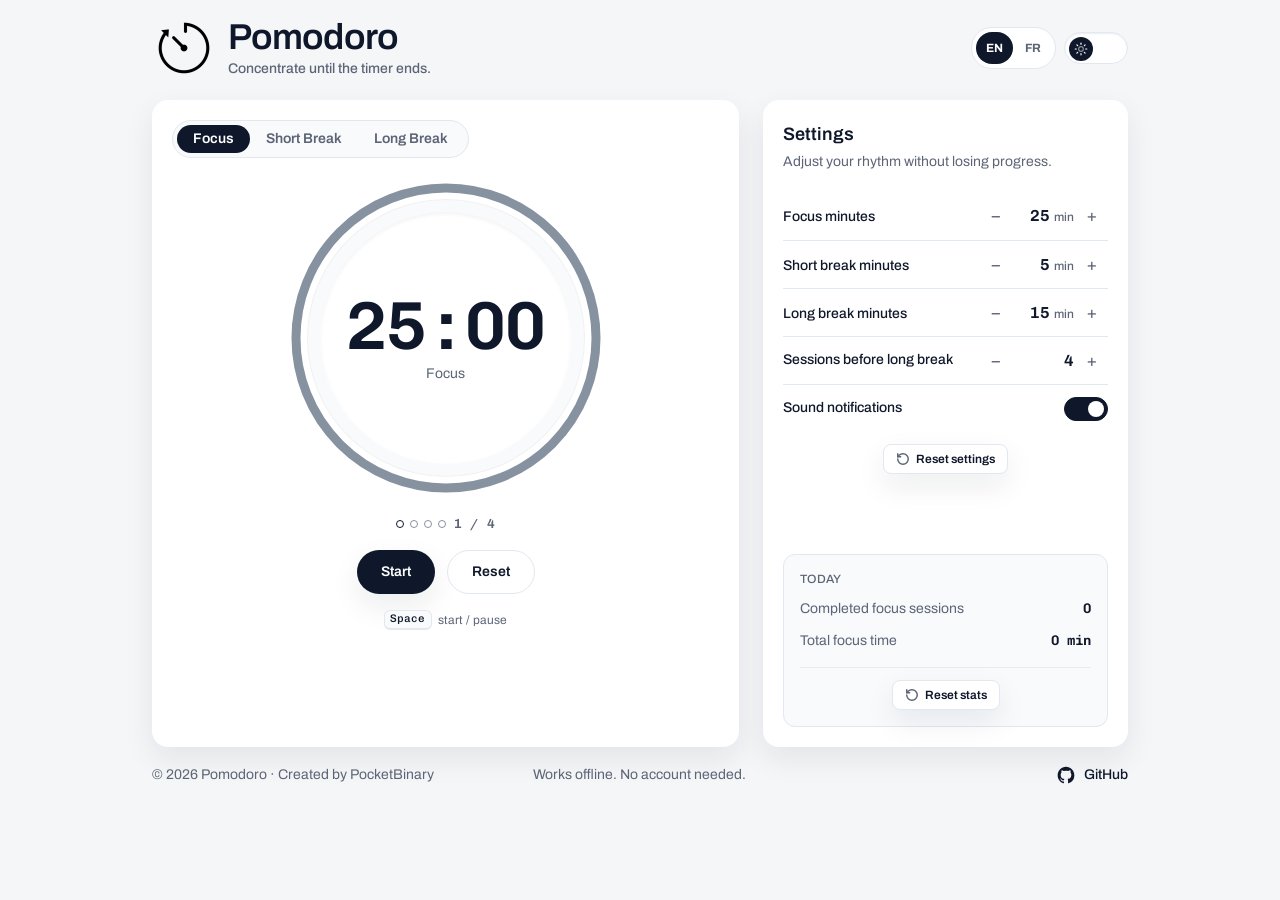
<file: index.html>
<!doctype html>
<html lang="en">

<head>
  <!-- ======================================================================
       MÉTADONNÉES TECHNIQUES, ENCODAGE & RÉFÉRENCEMENT SEO
       ====================================================================== -->
  <meta charset="UTF-8">
  <meta name="viewport" content="width=device-width, initial-scale=1.0">
  <title>Pomodoro — Simple Focus Timer</title>
  <meta name="description"
    content="Free, elegant Pomodoro timer with custom focus sessions, ambient Zen break music, SVG animations and daily statistics. 100% private, works offline.">
  <meta name="keywords"
    content="pomodoro, pomodoro timer, focus timer, productivity app, time management, zen break music, study timer, work timer, offline pwa">
  <meta name="author" content="PocketBinary">
  <meta name="robots" content="index, follow, max-image-preview:large, max-snippet:-1, max-video-preview:-1">
  <meta name="referrer" content="strict-origin-when-cross-origin">

  <!-- ======================================================================
       SÉCURITÉ STRICTE (ZÉRO DÉPENDANCE EXTERNE, CSP VERROUILLÉE)
       ====================================================================== -->
  <meta http-equiv="X-Content-Type-Options" content="nosniff">
  <meta http-equiv="Content-Security-Policy"
    content="default-src 'self'; script-src 'self'; style-src 'self' 'unsafe-inline'; img-src 'self' data:; media-src 'self'; connect-src 'self'; font-src 'self'; worker-src 'self'; manifest-src 'self'; frame-src 'none'; object-src 'none'; base-uri 'none'; form-action 'none'; upgrade-insecure-requests;">

  <!-- Intégration mobile & Thèmes système -->
  <meta name="theme-color" content="#F5F6F8" media="(prefers-color-scheme: light)">
  <meta name="theme-color" content="#0B1120" media="(prefers-color-scheme: dark)">
  <meta name="color-scheme" content="light dark">
  <meta name="apple-mobile-web-app-capable" content="yes">
  <meta name="apple-mobile-web-app-status-bar-style" content="default">
  <meta name="apple-mobile-web-app-title" content="Pomodoro">
  <meta name="application-name" content="Pomodoro">
  <link rel="canonical" href="https://pocketbinary.github.io/pomodoro/">

  <!-- Métadonnées Open Graph (Facebook, LinkedIn, Discord, Slack) -->
  <meta property="og:type" content="website">
  <meta property="og:site_name" content="Pomodoro Timer">
  <meta property="og:locale" content="en_US">
  <meta property="og:locale:alternate" content="fr_FR">
  <meta property="og:title" content="Pomodoro — Simple Focus Timer">
  <meta property="og:description"
    content="Free, elegant Pomodoro timer with custom focus sessions, ambient Zen break music, SVG animations and daily statistics. Works offline.">
  <meta property="og:url" content="https://pocketbinary.github.io/pomodoro/">
  <meta property="og:image" content="https://pocketbinary.github.io/pomodoro/icons/pomodoro.png">
  <meta property="og:image:width" content="512">
  <meta property="og:image:height" content="512">
  <meta property="og:image:alt" content="Pomodoro Timer Logo">

  <!-- Métadonnées Twitter Cards -->
  <meta name="twitter:card" content="summary_large_image">
  <meta name="twitter:title" content="Pomodoro — Simple Focus Timer">
  <meta name="twitter:description"
    content="Free, elegant Pomodoro timer with custom focus sessions, ambient Zen break music and daily progress tracking. Works offline.">
  <meta name="twitter:image" content="https://pocketbinary.github.io/pomodoro/icons/pomodoro.png">
  <meta name="twitter:image:alt" content="Pomodoro Timer Logo">

  <!-- Données structurées Schema.org pour les moteurs de recherche et agents IA (JSON-LD) -->
  <script type="application/ld+json">
  {
    "@context": "https://schema.org",
    "@graph": [
      {
        "@type": "WebSite",
        "@id": "https://pocketbinary.github.io/pomodoro/#website",
        "url": "https://pocketbinary.github.io/pomodoro/",
        "name": "Pomodoro Timer",
        "description": "Free, elegant Pomodoro timer with custom focus sessions, ambient Zen break music, SVG animations and daily statistics.",
        "inLanguage": ["en", "fr"],
        "publisher": {
          "@type": "Person",
          "name": "PocketBinary"
        }
      },
      {
        "@type": "WebApplication",
        "@id": "https://pocketbinary.github.io/pomodoro/#app",
        "name": "Pomodoro Timer",
        "description": "Simple Pomodoro timer with focus sessions, short breaks, long breaks, ambient Zen music and daily statistics.",
        "applicationCategory": "ProductivityApplication",
        "applicationSubCategory": "TimeManagement",
        "operatingSystem": "Any",
        "browserRequirements": "Requires JavaScript. Requires HTML5.",
        "softwareVersion": "1.2.0",
        "inLanguage": ["en", "fr"],
        "offers": {
          "@type": "Offer",
          "price": "0",
          "priceCurrency": "USD"
        },
        "author": {
          "@type": "Person",
          "name": "PocketBinary"
        },
        "featureList": [
          "Customizable focus and break timers",
          "Ambient Zen break music and meditative SVG animations",
          "Daily productivity statistics tracking",
          "WCAG 2.1 AA accessible interface",
          "Offline Progressive Web App (PWA) support",
          "Keyboard shortcuts navigation",
          "Harmonized light and dark themes"
        ],
        "url": "https://pocketbinary.github.io/pomodoro/",
        "image": "https://pocketbinary.github.io/pomodoro/icons/pomodoro.png",
        "screenshot": "https://pocketbinary.github.io/pomodoro/icons/pomodoro-512.png"
      },
      {
        "@type": "FAQPage",
        "@id": "https://pocketbinary.github.io/pomodoro/#faq",
        "mainEntity": [
          {
            "@type": "Question",
            "name": "What is the Pomodoro Technique?",
            "acceptedAnswer": {
              "@type": "Answer",
              "text": "The Pomodoro Technique is a time-management method that breaks work into intervals—traditionally 25 minutes of focused work separated by 5-minute short breaks, followed by a 15-minute long break after four consecutive sessions."
            }
          },
          {
            "@type": "Question",
            "name": "Does this Pomodoro timer work offline?",
            "acceptedAnswer": {
              "@type": "Answer",
              "text": "Yes. Pomodoro is built as an offline-first Progressive Web App (PWA). All assets and audio chimes are stored locally by the Service Worker, allowing complete offline functionality without an internet connection."
            }
          },
          {
            "@type": "Question",
            "name": "Is my data tracked or sent to remote servers?",
            "acceptedAnswer": {
              "@type": "Answer",
              "text": "No. The application is completely private. It runs entirely on the client side with zero telemetry, zero cookies, and zero third-party scripts. Your preferences and daily statistics are saved exclusively in your browser's local storage."
            }
          },
          {
            "@type": "Question",
            "name": "Can I customize the focus and break intervals?",
            "acceptedAnswer": {
              "@type": "Answer",
              "text": "Yes. Through the settings panel, you can customize focus duration, short break duration, long break duration, and the session interval between long breaks from 1 to 60 minutes."
            }
          }
        ]
      }
    ]
  }
  </script>

  <!-- Configuration Progressive Web App (PWA) & Liens d'icônes -->
  <link rel="manifest" href="manifest.json">
  <link rel="icon" type="image/png" href="icons/pomodoro.png" sizes="32x32">
  <link rel="apple-touch-icon" href="icons/pomodoro.png" sizes="180x180">
  <link rel="mask-icon" href="icons/pomodoro.png" color="#0F172A">

  <!-- Pré-chargement des polices auto-hébergées pour éliminer le décalage de mise en page (CLS) -->
  <link rel="preload" href="fonts/archivo-latin.woff2" as="font" type="font/woff2" crossorigin>
  <link rel="preload" href="fonts/chivo-mono-latin.woff2" as="font" type="font/woff2" crossorigin>

  <!-- ======================================================================
       FEUILLES DE STYLES STATIQUES COMPILÉES (AUCUN CDN EXTERNE, 100% LOCAL)
       ====================================================================== -->
  <!-- 1. Utilitaires Tailwind CSS compilés et minifiés localement (~12 Ko) -->
  <link rel="stylesheet" href="css/tailwind.min.css">
  <!-- 2. Styles personnalisés (Thèmes, Tokens, Composants, Accessibilité, Tablette) -->
  <link rel="stylesheet" href="css/style.css">
</head>

<body class="min-h-screen bg-[#F5F6F8] text-slate-900" data-theme="light">
  <!-- Lien d'évitement pour la navigation au clavier (Accessibilité WCAG 2.1 AA) -->
  <a id="skipLink" href="#main-content" class="skip-link">Skip to main content</a>

  <!-- ======================================================================
       CONTENEUR PRINCIPAL DE L'APPLICATION
       ====================================================================== -->
  <main id="main-content" class="mx-auto max-w-5xl px-6 py-10" role="main">

    <!-- Message sémantique d'accessibilité et de repli si JavaScript est désactivé (Indexation SEO & Agents IA) -->
    <noscript>
      <div class="mb-6 rounded-2xl border border-amber-200 bg-amber-50 p-5 text-amber-900 shadow-sm" role="alert">
        <h2 class="text-base font-semibold">JavaScript Required / JavaScript requis</h2>
        <p class="mt-1.5 text-sm text-amber-800">
          Pomodoro Timer is a private, client-side productivity app that operates entirely in your browser with zero remote servers. Please enable JavaScript to run the focus timer, customize intervals (25 min focus, 5 min short break, 15 min long break), and enjoy ambient Zen melodies.
        </p>
        <p class="mt-1 text-xs text-amber-700">
          Cette application fonctionne exclusivement en local dans votre navigateur. Activez JavaScript pour lancer le minuteur, régler vos intervalles et profiter de la musique de pause.
        </p>
      </div>
    </noscript>

    <!-- Bandeau informatif d'orientation pour tablette (affiché si tenue en mode portrait) -->
    <div id="tabletHint" class="tablet-orientation-hint" role="status" aria-live="polite">
      <svg class="h-5 w-5 shrink-0 text-slate-500" viewBox="0 0 24 24" fill="none" stroke="currentColor"
        stroke-width="2" stroke-linecap="round" stroke-linejoin="round" aria-hidden="true" focusable="false">
        <rect width="18" height="14" x="3" y="5" rx="2" />
        <path d="M7 2h10" />
        <path d="M7 22h10" />
      </svg>
      <span id="tabletHintText">Pour un confort optimal sur tablette, basculez en mode paysage.</span>
    </div>

    <!-- ====================================================================
         EN-TÊTE APPLICATIF : Logo, Titres, Sélecteur de langue et Thème
         ==================================================================== -->
    <header class="app-header" role="banner">
      <div class="app-header__identity">
        <img src="icons/pomodoro.png" alt="Pomodoro Timer Logo" width="64" height="64" class="brand-logo" />
        <div class="app-header__titles">
          <h1 id="appTitle" class="m-0 text-3xl font-semibold tracking-tight text-slate-900 sm:text-4xl">Pomodoro</h1>
          <p id="appSlogan" class="app-slogan">This block only.</p>
        </div>
      </div>
      <div class="app-header__actions">
        <!-- Bascule bilingue anglais / français -->
        <div class="language-toggle" role="group" aria-label="Language selection">
          <button id="languageEnBtn" type="button" aria-pressed="true">EN</button>
          <button id="languageFrBtn" type="button" aria-pressed="false">FR</button>
        </div>

        <!-- Bascule du thème clair / sombre -->
        <button id="themeToggleBtn" type="button" class="theme-toggle" role="switch" aria-checked="false"
          aria-label="Switch to dark theme">
          <span class="theme-toggle__thumb" aria-hidden="true">
            <svg class="theme-toggle__icon theme-toggle__icon--sun" viewBox="0 0 24 24" fill="none"
              stroke="currentColor" stroke-width="2" stroke-linecap="round" stroke-linejoin="round" aria-hidden="true">
              <circle cx="12" cy="12" r="4"></circle>
              <path d="M12 2v2"></path>
              <path d="M12 20v2"></path>
              <path d="m4.93 4.93 1.41 1.41"></path>
              <path d="m17.66 17.66 1.41 1.41"></path>
              <path d="M2 12h2"></path>
              <path d="M20 12h2"></path>
              <path d="m6.34 17.66-1.41 1.41"></path>
              <path d="m19.07 4.93-1.41 1.41"></path>
            </svg>
            <svg class="theme-toggle__icon theme-toggle__icon--moon" viewBox="0 0 24 24" fill="none"
              stroke="currentColor" stroke-width="2" stroke-linecap="round" stroke-linejoin="round" aria-hidden="true">
              <path d="M20.99 12.6A8.5 8.5 0 1 1 11.4 3.01 6.5 6.5 0 0 0 20.99 12.6Z"></path>
            </svg>
          </span>
        </button>
      </div>
    </header>

    <!-- ====================================================================
         GRILLE PRINCIPALE (Minuteur à gauche, Réglages et Statistiques à droite)
         ==================================================================== -->
    <section class="app-main-grid grid gap-6 md:landscape:grid-cols-[2fr_1fr] lg:grid-cols-[2fr_1fr]"
      aria-label="Minuteur et Réglages Pomodoro">

      <!-- COLONNE GAUCHE : MINUTEUR, CONTRÔLES ET AMBIANCE DE PAUSE -->
      <div id="timerCard" class="rounded-2xl bg-white p-6 shadow-sm ring-1 ring-black/5">

        <!-- Barre d'onglets de sélection de mode (Focus, Pause courte, Pause longue) -->
        <div class="flex flex-wrap items-center gap-4">
          <div id="modeSwitcher"
            class="inline-flex max-w-full flex-wrap overflow-hidden rounded-full border border-slate-200 bg-slate-50 p-1"
            role="tablist" aria-label="Timer modes">
            <button id="modeFocusBtn" type="button" data-mode="focus"
              class="rounded-full px-4 py-1 text-sm font-semibold" role="tab" aria-selected="true"
              aria-controls="timer-display">Focus</button>
            <button id="modeShortBtn" type="button" data-mode="short"
              class="rounded-full px-4 py-1 text-sm font-semibold" role="tab" aria-selected="false"
              aria-controls="timer-display">Short Break</button>
            <button id="modeLongBtn" type="button" data-mode="long"
              class="rounded-full px-4 py-1 text-sm font-semibold" role="tab" aria-selected="false"
              aria-controls="timer-display">Long Break</button>
          </div>
        </div>

        <!-- ZONE DU COMPTE À REBOURS AVEC ANNEAU CIRCULAIRE SVG (Rôle timer & progressbar) -->
        <div id="timerStack" class="mt-8 flex flex-col items-center gap-6">
          <div class="relative flex items-center justify-center" id="timer-display" role="tabpanel"
            aria-labelledby="modeSwitcher">
            <svg class="absolute inset-0 h-full w-full -rotate-90 overflow-visible" viewBox="0 0 320 320"
              aria-hidden="true" focusable="false">
              <circle cx="160" cy="160" r="150" fill="none" stroke="#8792A1" stroke-width="9"></circle>
              <circle id="progressRing" cx="160" cy="160" r="150" fill="none" stroke="#0F172A" stroke-width="9"
                stroke-linecap="round" stroke-dasharray="942.48" stroke-dashoffset="942.48" role="progressbar"
                aria-valuemin="0" aria-valuemax="100" aria-valuenow="0" aria-label="Session progress"></circle>
            </svg>
            <div id="timerFace"
              class="relative flex items-center justify-center rounded-full bg-slate-50 ring-1 ring-slate-200">
              <div class="absolute inset-3 rounded-full bg-white shadow-inner"></div>
              <div class="relative text-center p-3">
                <p id="timeDisplay" class="font-semibold tabular-nums" role="timer" aria-live="off" aria-atomic="true">25:00</p>
                <p id="modeText" class="mt-1 text-sm text-slate-500">Focus</p>
                <!-- Annonces vocales pour les technologies d'assistance (lecteurs d'écran) -->
                <p id="srAnnouncement" class="sr-only" aria-live="polite" aria-atomic="true"></p>
              </div>
            </div>
          </div>

          <!-- Position dans le cycle de sessions : repères + valeur calculée -->
          <div id="cyclePosition" class="cycle" role="img" aria-label="Session 1 of 4">
            <span id="cycleDots" class="cycle__dots" aria-hidden="true"></span>
            <span id="cycleValue" class="cycle__value" aria-hidden="true">1 / 4</span>
          </div>

          <!-- BOUTONS D'ACTION PRINCIPAUX (Démarrer / Mettre en pause, Réinitialiser) -->
          <div class="timer-controls flex flex-col items-center gap-6">
            <div class="flex flex-wrap items-center justify-center gap-3">
              <button id="startPauseBtn" type="button"
                class="min-h-11 rounded-full bg-slate-900 px-6 py-2 text-sm font-semibold text-white shadow-sm transition hover:bg-slate-800 active:scale-[0.98] focus:outline-none"
                aria-label="Start timer" aria-keyshortcuts="Space">Start</button>
              <button id="resetBtn" type="button"
                class="min-h-11 rounded-full border border-slate-200 px-6 py-2 text-sm font-semibold text-slate-700 transition hover:border-slate-300 hover:text-slate-900 focus:outline-none"
                aria-label="Reset timer">Reset</button>
            </div>
            <p class="shortcut-hint" aria-hidden="true">
              <kbd class="kbd" id="shortcutKey">Space</kbd>
              <span id="shortcutLabel">start / pause</span>
            </p>
          </div>

          <!-- SECTION D'AMBIANCE DE PAUSE (Musique zen & animations vectorielles) -->
          <div id="breakAtmosphere" class="break-atmosphere" hidden>
            <div id="breakStage" class="break-stage" aria-hidden="true">
              <div class="break-fallback"></div>
              <img id="breakAnimation" alt="" hidden>
            </div>
            <div id="breakPlayer" class="break-player" role="group" aria-label="Break media">
              <span class="break-player__group">
                <div id="breakPlayBtn" class="break-player__icon" aria-hidden="true" title="Musique de pause">
                  <svg class="h-4 w-4" viewBox="0 0 24 24" fill="none" stroke="currentColor" stroke-width="2"
                    stroke-linecap="round" stroke-linejoin="round" aria-hidden="true" focusable="false">
                    <path d="M9 18V5l12-2v13"></path>
                    <circle cx="6" cy="18" r="3"></circle>
                    <circle cx="18" cy="16" r="3"></circle>
                  </svg>
                </div>
                <label class="break-player__pick">
                  <span id="breakPickLabel" class="sr-only">Choose a track</span>
                  <select id="breakTrackSelect" aria-label="Choisir une piste musicale de pause">
                    <option value="0">zen calming</option>
                    <option value="1">zen garden</option>
                    <option value="2">zen music 01</option>
                    <option value="3">zen music 02</option>
                    <option value="4">zen piano</option>
                  </select>
                </label>
              </span>
              <span class="break-player__group">
                <div id="breakAnimIcon" class="break-player__icon" aria-hidden="true" title="Animation de pause">
                  <svg class="h-4 w-4" viewBox="0 0 24 24" fill="none" stroke="currentColor" stroke-width="2"
                    stroke-linecap="round" stroke-linejoin="round" aria-hidden="true" focusable="false">
                    <circle cx="12" cy="12" r="3.5"></circle>
                    <path d="M12 2.5v2.5"></path>
                    <path d="M12 19v2.5"></path>
                    <path d="M2.5 12H5"></path>
                    <path d="M19 12h2.5"></path>
                    <path d="m5.4 5.4 1.8 1.8"></path>
                    <path d="m16.8 16.8 1.8 1.8"></path>
                    <path d="m18.6 5.4-1.8 1.8"></path>
                    <path d="m7.2 16.8-1.8 1.8"></path>
                  </svg>
                </div>
                <label class="break-player__pick">
                  <span id="breakAnimLabel" class="sr-only">Choose an animation</span>
                  <select id="breakAnimSelect" aria-label="Choisir une animation de pause"></select>
                </label>
              </span>
              <label class="break-player__volume">
                <span id="breakVolumeLabel" class="sr-only">Volume</span>
                <input id="breakVolume" type="range" min="0" max="1" step="0.05" value="0.4"
                  role="slider" aria-label="Volume de la musique" aria-valuemin="0" aria-valuemax="100" aria-valuenow="40">
              </label>
              <audio id="breakAudio" preload="none"></audio>
            </div>
          </div>

        </div>
      </div>

      <!-- COLONNE DROITE : PANNEAU DES PARAMÈTRES ET STATISTIQUES DU JOUR -->
      <aside class="rounded-2xl bg-white p-6 shadow-sm ring-1 ring-black/5" aria-label="Panneau des réglages et statistiques">
        <h2 id="settingsTitle" class="text-lg font-semibold">Settings</h2>
        <p id="settingsSubtitle" class="mt-1 text-sm text-slate-500">Adjust your rhythm without losing progress.</p>

        <!-- Liste des réglages avec steppers interactifs (− / +) -->
        <div class="settings-list">
          <div class="settings-row">
            <div class="settings-row__text">
              <label id="focusInputLabel" for="focusInput" class="settings-row__label">Focus minutes</label>
              <p id="focusNote" class="recap-note" hidden>From the next session</p>
            </div>
            <div class="stepper" role="group" aria-labelledby="focusInputLabel">
              <button type="button" class="stepper__button" data-stepper="focusInput" data-step="-1"
                aria-label="Decrease focus minutes" aria-controls="focusInput"><span aria-hidden="true">−</span></button>
              <span class="stepper__value">
                <input id="focusInput" type="number" min="1" max="120" step="1" value="25" inputmode="numeric"
                  class="stepper__input" aria-describedby="focusNote" aria-valuemin="1" aria-valuemax="120" aria-valuenow="25">
                <span class="stepper__unit" aria-hidden="true">min</span>
              </span>
              <button type="button" class="stepper__button" data-stepper="focusInput" data-step="1"
                aria-label="Increase focus minutes" aria-controls="focusInput"><span aria-hidden="true">+</span></button>
            </div>
          </div>

          <div class="settings-row">
            <div class="settings-row__text">
              <label id="shortInputLabel" for="shortInput" class="settings-row__label">Short break minutes</label>
              <p id="shortNote" class="recap-note" hidden>From the next session</p>
            </div>
            <div class="stepper" role="group" aria-labelledby="shortInputLabel">
              <button type="button" class="stepper__button" data-stepper="shortInput" data-step="-1"
                aria-label="Decrease short break minutes" aria-controls="shortInput"><span aria-hidden="true">−</span></button>
              <span class="stepper__value">
                <input id="shortInput" type="number" min="1" max="60" step="1" value="5" inputmode="numeric"
                  class="stepper__input" aria-describedby="shortNote" aria-valuemin="1" aria-valuemax="60" aria-valuenow="5">
                <span class="stepper__unit" aria-hidden="true">min</span>
              </span>
              <button type="button" class="stepper__button" data-stepper="shortInput" data-step="1"
                aria-label="Increase short break minutes" aria-controls="shortInput"><span aria-hidden="true">+</span></button>
            </div>
          </div>

          <div class="settings-row">
            <div class="settings-row__text">
              <label id="longInputLabel" for="longInput" class="settings-row__label">Long break minutes</label>
              <p id="longNote" class="recap-note" hidden>From the next session</p>
            </div>
            <div class="stepper" role="group" aria-labelledby="longInputLabel">
              <button type="button" class="stepper__button" data-stepper="longInput" data-step="-1"
                aria-label="Decrease long break minutes" aria-controls="longInput"><span aria-hidden="true">−</span></button>
              <span class="stepper__value">
                <input id="longInput" type="number" min="1" max="60" step="1" value="15" inputmode="numeric"
                  class="stepper__input" aria-describedby="longNote" aria-valuemin="1" aria-valuemax="60" aria-valuenow="15">
                <span class="stepper__unit" aria-hidden="true">min</span>
              </span>
              <button type="button" class="stepper__button" data-stepper="longInput" data-step="1"
                aria-label="Increase long break minutes" aria-controls="longInput"><span aria-hidden="true">+</span></button>
            </div>
          </div>

          <div class="settings-row">
            <label id="sessionsInputLabel" for="sessionsInput" class="settings-row__label">Sessions before long break</label>
            <div class="stepper" role="group" aria-labelledby="sessionsInputLabel">
              <button type="button" class="stepper__button" data-stepper="sessionsInput" data-step="-1"
                aria-label="Decrease sessions before long break" aria-controls="sessionsInput"><span aria-hidden="true">−</span></button>
              <span class="stepper__value">
                <input id="sessionsInput" type="number" min="1" max="20" step="1" value="4" inputmode="numeric"
                  class="stepper__input" aria-valuemin="1" aria-valuemax="20" aria-valuenow="4">
              </span>
              <button type="button" class="stepper__button" data-stepper="sessionsInput" data-step="1"
                aria-label="Increase sessions before long break" aria-controls="sessionsInput"><span aria-hidden="true">+</span></button>
            </div>
          </div>

          <!-- Interrupteur des alertes sonores (Web Audio API) -->
          <label class="settings-row settings-row--switch" for="soundEnabledInput">
            <span id="soundNotificationsLabel" class="settings-row__label">Sound notifications</span>
            <span class="switch">
              <input id="soundEnabledInput" type="checkbox" class="switch__input" checked
                role="switch" aria-checked="true" aria-labelledby="soundNotificationsLabel">
              <span class="switch__track" aria-hidden="true"><span class="switch__thumb"></span></span>
            </span>
          </label>
        </div>

        <!-- Bouton centré : Réinitialiser les réglages aux valeurs d'usine -->
        <div class="mt-3 flex justify-center">
          <button id="resetSettingsBtn" type="button"
            class="inline-flex items-center gap-1.5 rounded-lg border border-slate-300 bg-white px-3 py-1.5 text-xs font-semibold text-slate-700 shadow-sm transition hover:border-slate-400 hover:bg-slate-50 hover:text-slate-900 focus:outline-none"
            aria-label="Reset settings to default">
            <svg class="h-3.5 w-3.5 text-slate-500" viewBox="0 0 24 24" fill="none" stroke="currentColor"
              stroke-width="2.5" stroke-linecap="round" stroke-linejoin="round" aria-hidden="true" focusable="false">
              <path d="M3 12a9 9 0 1 0 9-9 9.75 9.75 0 0 0-6.74 2.74L3 8" />
              <path d="M3 3v5h5" />
            </svg>
            <span id="resetSettingsLabel">Reset settings</span>
          </button>
        </div>

        <!-- BLOC STATISTIQUES DU JOUR : Sessions accomplies et temps total -->
        <!-- Le conteneur .today-card se cale en bas de la colonne (voir style.css) -->
        <div class="today-card">
          <div class="mt-14 lg:mt-20 rounded-xl border border-slate-100 bg-slate-50 p-4">
            <p id="todayLabel" class="text-xs font-medium uppercase tracking-wide text-slate-500">Today</p>
            <div class="mt-3 grid gap-3">
              <div class="flex items-center justify-between text-sm">
                <span id="completedSessionsLabel" class="text-slate-500">Completed focus sessions</span>
                <span id="completedCount" class="font-semibold text-slate-900">0</span>
              </div>
              <div class="flex items-center justify-between text-sm">
                <span id="totalFocusTimeLabel" class="text-slate-500">Total focus time</span>
                <span id="totalFocus" class="font-semibold text-slate-900">0 min</span>
              </div>
            </div>
            <!-- Bouton centré : Réinitialiser les compteurs du jour avec annulation -->
            <div class="mt-4 flex justify-center border-t border-slate-200/80 pt-3">
              <button id="resetStatsBtn" type="button"
                class="inline-flex items-center gap-1.5 rounded-lg border border-slate-300 bg-white px-3 py-1.5 text-xs font-semibold text-slate-700 shadow-sm transition hover:border-slate-400 hover:bg-slate-100 hover:text-slate-900 focus:outline-none"
                aria-label="Reset today's statistics">
                <svg class="h-3.5 w-3.5 text-slate-500" viewBox="0 0 24 24" fill="none" stroke="currentColor"
                  stroke-width="2.5" stroke-linecap="round" stroke-linejoin="round" aria-hidden="true"
                  focusable="false">
                  <path d="M3 12a9 9 0 1 0 9-9 9.75 9.75 0 0 0-6.74 2.74L3 8" />
                  <path d="M3 3v5h5" />
                </svg>
                <span id="resetStatsLabel">Reset stats</span>
              </button>
            </div>
          </div>
        </div>
      </aside>
    </section>
  </main>

  <!-- ======================================================================
       PIED DE PAGE (CRÉDITS, CITATION INSPIRANTE & LIEN GITHUB)
       ====================================================================== -->
  <footer
    class="mx-auto flex max-w-5xl flex-col items-center gap-3 px-6 pb-8 text-center text-sm text-slate-500 md:grid md:grid-cols-3 md:text-left"
    role="contentinfo">
    <p id="footerCredits">© 2026 Pomodoro · Created by PocketBinary</p>
    <p id="footerQuote" class="text-slate-400 md:text-center">Works offline. No account needed.</p>
    <a id="githubLink" href="https://github.com/PocketBinary/pomodoro" target="_blank" rel="noopener noreferrer"
      class="inline-flex items-center gap-2 font-medium text-slate-600 transition hover:text-slate-900 md:justify-self-end"
      aria-label="View the Pomodoro repository on GitHub">
      <svg class="h-5 w-5" viewBox="0 0 24 24" fill="currentColor" aria-hidden="true" focusable="false">
        <path
          d="M12 2C6.48 2 2 6.58 2 12.26c0 4.53 2.87 8.37 6.84 9.73.5.1.68-.22.68-.49 0-.24-.01-.88-.01-1.73-2.78.62-3.37-1.38-3.37-1.38-.45-1.18-1.11-1.5-1.11-1.5-.91-.64.07-.63.07-.63 1 .07 1.53 1.06 1.53 1.06.89 1.57 2.34 1.12 2.91.86.09-.66.35-1.12.63-1.38-2.22-.26-4.56-1.14-4.56-5.06 0-1.12.39-2.03 1.03-2.75-.1-.26-.45-1.3.1-2.71 0 0 .84-.28 2.75 1.05A9.3 9.3 0 0 1 12 6.99c.85 0 1.71.12 2.51.34 1.91-1.33 2.75-1.05 2.75-1.05.55 1.41.2 2.45.1 2.71.64.72 1.03 1.63 1.03 2.75 0 3.93-2.34 4.8-4.57 5.05.36.32.68.94.68 1.9 0 1.37-.01 2.47-.01 2.81 0 .27.18.59.69.49A10.13 10.13 0 0 0 22 12.26C22 6.58 17.52 2 12 2Z" />
      </svg>
      <span id="githubLabel">GitHub</span>
    </a>
  </footer>

  <!-- ======================================================================
       BOÎTE DE DIALOGUE MODALE ACCESSIBLE (<dialog>, role alertdialog)
       ====================================================================== -->
  <dialog id="appDialog" class="app-dialog" role="alertdialog" aria-modal="true"
    aria-labelledby="appDialogTitle" aria-describedby="appDialogText">
    <div class="app-dialog__inner">
      <h2 id="appDialogTitle" class="app-dialog__title">Session in progress</h2>
      <p id="appDialogText" class="app-dialog__text"></p>
    </div>
    <div class="app-dialog__actions">
      <button id="appDialogConfirm" type="button" class="dialog-button dialog-button--danger">Switch mode</button>
      <button id="appDialogCancel" type="button" class="dialog-button dialog-button--safe">Keep going</button>
    </div>
  </dialog>

  <!-- ======================================================================
       NOTIFICATION TOAST AVEC ACTION D'ANNULATION (UNDO)
       ====================================================================== -->
  <div id="appToast" class="app-toast" role="status" aria-live="polite" hidden>
    <span id="appToastText" class="app-toast__text"></span>
    <button id="appToastAction" type="button" class="app-toast__action" hidden>Undo</button>
    <span id="appToastProgress" class="app-toast__progress" aria-hidden="true"></span>
  </div>

  <!-- ======================================================================
       SCRIPTS JAVASCRIPT MODULAIRES (Chargement différé 'defer')
       ====================================================================== -->
  <script src="js/app.js" defer></script>
  <script src="js/break-media.js" defer></script>
</body>

</html>
</file>
<file: css/style.css>
/* ==========================================================================
   FEUILLE DE STYLE PRINCIPALE - POMODORO PWA
   --------------------------------------------------------------------------
   Contient les variables de thème (clair/sombre), la typographie auto-hébergée,
   les styles de composants (steppers, boutons, anneau SVG, dialogues, toasts),
   le lecteur de musique de pause relaxante et les règles responsives tablette.
   ========================================================================== */

    /* ============================================================
       TYPOGRAPHY
       Self-hosted to respect CSP font-src 'self' and to work offline.
       Archivo carries the interface copy, Chivo Mono every figure.
       ============================================================ */
    @font-face {
      font-family: "Archivo";
      font-style: normal;
      font-weight: 400 700;
      font-stretch: 100%;
      font-display: swap;
      src: url("../fonts/archivo-latin.woff2") format("woff2");
      unicode-range: U+0000-00FF, U+0131, U+0152-0153, U+02BB-02BC, U+02C6, U+02DA, U+02DC, U+0304, U+0308, U+0329, U+2000-206F, U+20AC, U+2122, U+2191, U+2193, U+2212, U+2215, U+FEFF, U+FFFD;
    }

    @font-face {
      font-family: "Archivo";
      font-style: normal;
      font-weight: 400 700;
      font-stretch: 100%;
      font-display: swap;
      src: url("../fonts/archivo-latin-ext.woff2") format("woff2");
      unicode-range: U+0100-02BA, U+02BD-02C5, U+02C7-02CC, U+02CE-02D7, U+02DD-02FF, U+0304, U+0308, U+0329, U+1D00-1DBF, U+1E00-1E9F, U+1EF2-1EFF, U+2020, U+20A0-20AB, U+20AD-20C4, U+2113, U+2C60-2C7F, U+A720-A7FF;
    }

    @font-face {
      font-family: "Chivo Mono";
      font-style: normal;
      font-weight: 400 600;
      font-display: swap;
      src: url("../fonts/chivo-mono-latin.woff2") format("woff2");
      unicode-range: U+0000-00FF, U+0131, U+0152-0153, U+02BB-02BC, U+02C6, U+02DA, U+02DC, U+0304, U+0308, U+0329, U+2000-206F, U+20AC, U+2122, U+2191, U+2193, U+2212, U+2215, U+FEFF, U+FFFD;
    }

    @font-face {
      font-family: "Chivo Mono";
      font-style: normal;
      font-weight: 400 600;
      font-display: swap;
      src: url("../fonts/chivo-mono-latin-ext.woff2") format("woff2");
      unicode-range: U+0100-02BA, U+02BD-02C5, U+02C7-02CC, U+02CE-02D7, U+02DD-02FF, U+0304, U+0308, U+0329, U+1D00-1DBF, U+1E00-1E9F, U+1EF2-1EFF, U+2020, U+20A0-20AB, U+20AD-20C4, U+2113, U+2C60-2C7F, U+A720-A7FF;
    }

    :root {
      --font-ui: "Archivo", ui-sans-serif, system-ui, -apple-system, "Segoe UI", sans-serif;
      --font-figures: "Chivo Mono", ui-monospace, SFMono-Regular, "SF Mono", Menlo, Consolas, monospace;
    }

    .skip-link {
      position: absolute;
      top: -100%;
      left: 1rem;
      z-index: 9999;
      background: #0F172A;
      color: #fff;
      padding: 0.75rem 1.25rem;
      border-radius: 0.5rem;
      font-weight: 600;
      text-decoration: none;
      transition: top 0.2s ease;
    }

    .skip-link:focus {
      top: 1rem;
    }

    button:focus-visible,
    input:focus-visible,
    select:focus-visible,
    a:focus-visible {
      outline: 3px solid #0F172A;
      outline-offset: 2px;
      border-radius: 0.375rem;
    }

    /* Native spinners are replaced by explicit −/+ steppers in the markup. */
    input[type="number"] {
      -moz-appearance: textfield;
      appearance: textfield;
    }

    input[type="number"]::-webkit-inner-spin-button,
    input[type="number"]::-webkit-outer-spin-button {
      -webkit-appearance: none;
      appearance: none;
      margin: 0;
    }

    input[type="checkbox"] {
      accent-color: #475569;
    }

    body {
      font-family: var(--font-ui);
      transition:
        background-color 0.2s ease,
        color 0.2s ease;
    }

    body[data-theme] {
      font-family: var(--font-ui);
    }

    body[data-theme="light"] {
      --app-bg: #F5F6F8;
      --app-text: #0F172A;
      /* 5.49:1 on the page background — AA for normal text (was 4.40:1) */
      --app-muted: #5C6476;
      --app-panel: #FFFFFF;
      --app-panel-soft: #F8FAFC;
      --app-border: #E2E8F0;
      --app-ring: rgba(15, 23, 42, 0.06);
      --app-primary: #0F172A;
      --app-primary-hover: #1E293B;
      --app-primary-text: #FFFFFF;
      /* 3.02:1 on the inner disc, 3.15:1 on the card — AA non-text (was 1.18:1) */
      --app-progress-track: #8792A1;
      --app-progress-ring: #0F172A;
      --app-focus: #0F172A;
      --app-checkbox: #475569;
      --app-shadow: rgba(15, 23, 42, 0.08);
      --app-danger: #B3261E;
      --app-danger-soft: rgba(179, 38, 30, 0.08);
    }

    body[data-theme="dark"] {
      --app-bg: #0B1120;
      --app-text: #E5E7EB;
      /* 9.85:1 on the lightest dark surface — far above AA */
      --app-muted: #CBD5E1;
      --app-panel: #111827;
      --app-panel-soft: #1E293B;
      --app-border: #334155;
      --app-ring: rgba(148, 163, 184, 0.18);
      --app-primary: #F8FAFC;
      --app-primary-hover: #CBD5E1;
      --app-primary-text: #0F172A;
      /* 3.07:1 on the inner disc, 3.73:1 on the card — AA non-text (was 1.41:1) */
      --app-progress-track: #64748B;
      --app-progress-ring: #F8FAFC;
      --app-focus: #F8FAFC;
      --app-checkbox: #CBD5E1;
      --app-shadow: rgba(0, 0, 0, 0.35);
      --app-danger: #FCA5A5;
      --app-danger-soft: rgba(252, 165, 165, 0.14);
    }

    body[data-theme] {
      background: var(--app-bg);
      color: var(--app-text);
    }

    body[data-theme] .bg-white {
      background-color: var(--app-panel) !important;
    }

    body[data-theme] .bg-slate-50,
    body[data-theme] .bg-slate-100 {
      background-color: var(--app-panel-soft) !important;
    }

    body[data-theme] .text-slate-900,
    body[data-theme] .text-slate-700,
    body[data-theme] .text-slate-600 {
      color: var(--app-text) !important;
    }

    body[data-theme] .text-slate-500,
    body[data-theme] .text-slate-400 {
      color: var(--app-muted) !important;
    }

    body[data-theme] .border-slate-100,
    body[data-theme] .border-slate-200,
    body[data-theme] .ring-slate-200,
    body[data-theme] .ring-black\/5 {
      border-color: var(--app-border) !important;
      --tw-ring-color: var(--app-ring) !important;
    }

    body[data-theme] .shadow-sm {
      box-shadow: 0 12px 30px var(--app-shadow) !important;
    }

    body[data-theme] input,
    body[data-theme] select {
      background-color: var(--app-panel) !important;
      border-color: var(--app-border) !important;
      color: var(--app-text) !important;
    }

    body[data-theme] select option {
      background-color: var(--app-panel) !important;
      color: var(--app-text) !important;
    }

    body[data-theme="dark"] select {
      color-scheme: dark;
    }

    body[data-theme="light"] select {
      color-scheme: light;
    }

    body[data-theme] input[type="checkbox"] {
      accent-color: var(--app-checkbox);
    }

    body[data-theme] .hover\:text-slate-900:hover {
      color: var(--app-text) !important;
    }

    body[data-theme] .hover\:bg-slate-800:hover {
      background-color: var(--app-primary-hover) !important;
    }

    body[data-theme="dark"] .bg-emerald-50 {
      background-color: rgba(16, 185, 129, 0.14) !important;
    }

    body[data-theme="dark"] .text-emerald-700 {
      color: #6EE7B7 !important;
    }

    body[data-theme="dark"] .bg-amber-50 {
      background-color: rgba(245, 158, 11, 0.16) !important;
    }

    body[data-theme="dark"] .text-amber-700 {
      color: #FCD34D !important;
    }

    body[data-theme] #startPauseBtn,
    body[data-theme] #modeSwitcher [aria-selected="true"] {
      background-color: var(--app-primary) !important;
      color: var(--app-primary-text) !important;
    }

    body[data-theme] #resetBtn,
    body[data-theme] #resetSettingsBtn,
    body[data-theme] #resetStatsBtn {
      border-color: var(--app-border) !important;
      color: var(--app-text) !important;
    }

    body[data-theme] #resetBtn:hover,
    body[data-theme] #resetSettingsBtn:hover,
    body[data-theme] #resetStatsBtn:hover {
      background-color: var(--app-panel-soft) !important;
      border-color: var(--app-muted) !important;
    }

    body[data-theme] #progressRing {
      stroke: var(--app-progress-ring);
    }

    body[data-theme] #progressRing+circle,
    body[data-theme] svg circle:first-child {
      stroke: var(--app-progress-track);
    }

    body[data-theme] .skip-link {
      background: var(--app-primary);
      color: var(--app-primary-text);
    }

    body[data-theme="dark"] .brand-logo {
      filter: brightness(0) invert(1);
    }

    body[data-theme] button:focus-visible,
    body[data-theme] input:focus-visible,
    body[data-theme] select:focus-visible,
    body[data-theme] a:focus-visible {
      outline-color: var(--app-focus);
    }

    .theme-toggle {
      position: relative;
      width: 4rem;
      height: 2rem;
      border: 1px solid var(--app-border);
      border-radius: 999px;
      background: var(--app-panel);
      color: var(--app-text);
      box-shadow: inset 0 1px 2px rgba(15, 23, 42, 0.08);
    }

    .theme-toggle__thumb {
      position: absolute;
      top: 0.25rem;
      left: 0.25rem;
      display: grid;
      width: 1.5rem;
      height: 1.5rem;
      place-items: center;
      border-radius: 999px;
      background: var(--app-primary);
      color: var(--app-primary-text);
      transition:
        transform 0.2s ease,
        background-color 0.2s ease,
        color 0.2s ease;
    }

    body[data-theme="dark"] .theme-toggle__thumb {
      transform: translateX(2rem);
    }

    .theme-toggle__icon {
      position: absolute;
      width: 0.875rem;
      height: 0.875rem;
      transition:
        opacity 0.2s ease,
        transform 0.2s ease;
    }

    .theme-toggle__icon--moon {
      opacity: 0;
      transform: scale(0.75) rotate(-30deg);
    }

    body[data-theme="dark"] .theme-toggle__icon--sun {
      opacity: 0;
      transform: scale(0.75) rotate(30deg);
    }

    body[data-theme="dark"] .theme-toggle__icon--moon {
      opacity: 1;
      transform: scale(1) rotate(0deg);
    }

    .language-toggle {
      display: inline-flex;
      gap: 0.125rem;
      padding: 0.25rem;
      border: 1px solid var(--app-border);
      border-radius: 999px;
      background: var(--app-panel);
    }

    .language-toggle button {
      min-width: 2.25rem;
      min-height: 2rem;
      border-radius: 999px;
      padding: 0.25rem 0.625rem;
      color: var(--app-muted);
      font-size: 0.75rem;
      font-weight: 700;
      line-height: 1rem;
      transition:
        background-color 0.2s ease,
        color 0.2s ease;
    }

    .language-toggle button[aria-pressed="true"] {
      background: var(--app-primary);
      color: var(--app-primary-text);
    }

    .app-slogan {
      margin: 0.2rem 0 0;
      max-width: 14rem;
      color: var(--app-muted);
      font-size: 0.875rem;
      font-weight: 500;
      line-height: 1.35;
    }

    .brand-logo {
      width: 3rem;
      height: 3rem;
    }

    .break-atmosphere {
      display: grid;
      width: min(100%, 28rem);
      /* Keeps the animation stage off the keyboard hint sitting above it */
      margin-top: 0.625rem;
      gap: 0.75rem;
    }

    .break-atmosphere[hidden] {
      display: none;
    }

    .break-stage {
      position: relative;
      /* Scales with the viewport height: the stage is the one block that can give
         room back on short laptop screens without hurting the hero timer */
      height: clamp(6rem, 12vh, 8rem);
      overflow: hidden;
      border: 1px solid var(--app-border);
      border-radius: 1rem;
      background: var(--app-panel-soft);
    }

    .break-stage img {
      position: relative;
      z-index: 1;
      width: 100%;
      height: 100%;
      object-fit: contain;
    }

    .break-fallback {
      position: absolute;
      inset: 18% 22%;
      border-radius: 999px;
      background: radial-gradient(circle, var(--app-text) 0%, transparent 68%);
      opacity: 0.12;
      animation: break-breathe 6s ease-in-out infinite;
    }

    @keyframes break-breathe {

      0%,
      100% {
        transform: scale(0.92);
        opacity: 0.1;
      }

      50% {
        transform: scale(1);
        opacity: 0.2;
      }
    }

    .break-player {
      display: inline-flex;
      align-items: center;
      /* Sized by its controls: a full-width pill left the track name floating in a void.
         The stage above keeps stretching; only this bar shrinks and centres. */
      width: fit-content;
      max-width: 100%;
      justify-self: center;
      gap: 0.5rem;
      min-height: 2.75rem;
      padding: 0.25rem 0.5rem 0.25rem 0.25rem;
      border: 1px solid var(--app-border);
      border-radius: 999px;
      background: var(--app-panel-soft);
    }

    /* Each picker is an icon chip plus its select, so the pair reads as one control */
    .break-player__group {
      display: inline-flex;
      min-width: 0;
      align-items: center;
      gap: 0.375rem;
    }


    .break-player__icon,
    .break-player button {
      display: grid;
      width: 2.25rem;
      height: 2.25rem;
      flex: 0 0 auto;
      place-items: center;
      border-radius: 999px;
      background: var(--app-panel);
      border: 1px solid var(--app-border);
      color: var(--app-muted);
      cursor: default;
      pointer-events: none;
      user-select: none;
    }

    .break-player__pick {
      min-width: 0;
      /* Hugs the selected name instead of claiming every free pixel */
      flex: 0 1 auto;
    }

    .break-player select {
      width: auto;
      max-width: 10rem;
      /* Long track names ellipsise instead of being cut mid-glyph */
      overflow: hidden;
      text-overflow: ellipsis;
      min-height: 2.25rem;
      border: 0;
      background: transparent !important;
      color: var(--app-text) !important;
      font-size: 0.8rem;
      font-weight: 600;
      cursor: pointer;
    }

    .break-player select option {
      background-color: var(--app-panel) !important;
      color: var(--app-text) !important;
    }

    body[data-theme="dark"] .break-player select {
      color-scheme: dark;
      background: transparent !important;
      color: #E5E7EB !important;
    }

    body[data-theme="dark"] .break-player select option {
      background-color: #1E293B !important;
      color: #E5E7EB !important;
    }

    body[data-theme="light"] .break-player select {
      color-scheme: light;
      background: transparent !important;
      color: #0F172A !important;
    }

    body[data-theme="light"] .break-player select option {
      background-color: #FFFFFF !important;
      color: #0F172A !important;
    }

    /* Volume row: the label wraps the slider, so the row has to lay it out
       itself — otherwise the slider keeps its fixed width and hugs the left edge */
    .break-player__volume {
      display: flex;
      min-width: 0;
      align-items: center;
      gap: 0.4rem;
    }

    .break-player input[type="range"] {
      width: 4.5rem;
      /* 24 px minimum target size (WCAG 2.2 SC 2.5.8): the thumb stays the same,
         the clickable band grows around it */
      min-height: 1.5rem;
      accent-color: var(--app-checkbox, #475569);
    }

    body[data-theme] .break-player input[type="range"] {
      border: 0 !important;
      background: transparent !important;
      padding: 0 !important;
    }

    /* ============================================================
       COLUMN BALANCE — the timer card grows with its break media
       ============================================================ */
    /* Settings column: the panel stretches to the timer card's height, so the
       daily summary is seated at the bottom instead of leaving a dead gap under
       it. With no free height (single column) the auto margin simply collapses. */
    .app-main-grid>aside {
      display: flex;
      flex-direction: column;
    }

    .app-main-grid>aside>.today-card {
      margin-top: auto;
    }

    /* ============================================================
       FOOTER
       ============================================================ */
    /* GitHub link: the icon row must reach the 24 px minimum target size
       (WCAG 2.2 SC 2.5.8) without visually enlarging anything */
    #githubLink {
      min-height: 1.5rem;
    }

    /* ============================================================
       HEADER — three zones pinned to the page grid, never wraps
       ============================================================ */
    .app-header {
      display: grid;
      grid-template-columns: minmax(0, 1fr) auto;
      align-items: center;
      gap: 1rem;
      margin-bottom: 2rem;
    }

    .app-header__identity {
      display: flex;
      min-width: 0;
      align-items: center;
      gap: 0.75rem;
    }

    .app-header__titles {
      min-width: 0;
    }

    .app-header__actions {
      display: flex;
      align-items: center;
      gap: 0.5rem;
      justify-self: end;
    }

    /* ============================================================
       FIGURES — tabular everywhere so digits never shift while counting
       ============================================================ */
    #timeDisplay,
    #cycleValue,
    #completedCount,
    #totalFocus,
    .stepper__input {
      font-family: var(--font-figures);
      font-variant-numeric: tabular-nums;
      font-feature-settings: "tnum" 1;
    }

    /* The dial is the hero: 68px digits, sized so 120:00 still fits the face.
       The face sits inside the 312px ring so the track and the arc stay visible. */
    #timer-display {
      width: 20rem;
      height: 20rem;
    }

    #timerFace {
      width: 17.25rem;
      height: 17.25rem;
    }

    #timeDisplay {
      font-size: 4.25rem;
      font-weight: 600;
      line-height: 1;
      letter-spacing: -0.02em;
    }

    /* Position in the session cycle: one marker per configured focus session */
    .cycle {
      display: inline-flex;
      align-items: center;
      gap: 0.5rem;
    }

    .cycle__dots {
      display: inline-flex;
      align-items: center;
      gap: 0.375rem;
    }

    .cycle__dot {
      width: 0.5rem;
      height: 0.5rem;
      border: 1.5px solid var(--app-progress-track);
      border-radius: 999px;
      background: transparent;
    }

    .cycle__dot.is-done {
      border-color: var(--app-text);
      background: var(--app-text);
    }

    .cycle__dot.is-current {
      border-color: var(--app-text);
    }

    .cycle__value {
      font-size: 0.8125rem;
      font-weight: 600;
      letter-spacing: 0.01em;
      color: var(--app-muted);
    }

    /* Break phases invert the card and dial surfaces — no colour is added */
    body[data-mode="short"] #timerCard,
    body[data-mode="long"] #timerCard {
      background-color: var(--app-panel-soft) !important;
    }

    body[data-mode="short"] #timerFace,
    body[data-mode="long"] #timerFace {
      background-color: var(--app-panel) !important;
    }

    .recap-note {
      margin: 0.3rem 0 0;
      font-family: var(--font-ui);
      font-size: 0.75rem;
      font-weight: 500;
      line-height: 1.3;
      color: var(--app-muted);
    }

    .recap-note[hidden] {
      display: none;
    }

    /* ============================================================
       SETTINGS — a single ruled ledger: one row height, one value edge
       ============================================================ */
    .settings-list {
      display: flex;
      flex-direction: column;
      margin-top: 1.25rem;
    }

    .settings-row {
      display: grid;
      grid-template-columns: minmax(0, 1fr) auto;
      align-items: center;
      gap: 0.75rem 1rem;
      min-height: 3rem;
      padding: 0.375rem 0;
      border-top: 1px solid var(--app-border);
    }

    .settings-row:first-child {
      border-top: 0;
    }

    .settings-row--switch {
      cursor: pointer;
    }

    /* Label cell: the deferred hint sits under its own setting, not in a recap card */
    .settings-row__text {
      min-width: 0;
    }

    .settings-row__label {
      min-width: 0;
      font-size: 0.875rem;
      font-weight: 500;
      line-height: 1.3;
      color: var(--app-text);
    }

    /* ============================================================
       STEPPER — every duration is a value with a unit and two ± targets
       ============================================================ */
    .stepper {
      display: inline-flex;
      flex: 0 0 auto;
      align-items: center;
      gap: 0.125rem;
    }

    .stepper__button {
      display: grid;
      width: 2rem;
      height: 2rem;
      place-items: center;
      border-radius: 0.5rem;
      font-family: var(--font-figures);
      font-size: 1rem;
      line-height: 1;
      color: var(--app-muted);
      transition:
        color 0.16s cubic-bezier(0.16, 1, 0.3, 1),
        background-color 0.16s cubic-bezier(0.16, 1, 0.3, 1),
        opacity 0.16s ease,
        transform 0.1s ease;
    }

    .stepper__button:hover:not(:disabled) {
      color: var(--app-text);
      background: var(--app-panel-soft);
    }

    .stepper__button:active:not(:disabled) {
      transform: scale(0.94);
    }

    .stepper__button:disabled {
      opacity: 0.3;
      cursor: not-allowed;
    }

    .stepper__value {
      display: inline-flex;
      min-width: 3.75rem;
      align-items: baseline;
      justify-content: flex-end;
      gap: 0.25rem;
    }

    .stepper__input {
      width: 2.25rem;
      border: 0 !important;
      background: transparent !important;
      padding: 0 !important;
      text-align: right;
      font-size: 1rem;
      font-weight: 600;
      color: var(--app-text);
      outline: none;
    }

    .stepper__input:focus-visible {
      outline: 2px solid var(--app-focus) !important;
      outline-offset: 3px;
      border-radius: 0.25rem;
    }

    .stepper__unit {
      font-family: var(--font-ui);
      font-size: 0.75rem;
      font-weight: 500;
      color: var(--app-muted);
    }

    /* ============================================================
       SWITCH — the same control as the theme toggle, used in the ledger
       ============================================================ */
    .switch {
      position: relative;
      display: inline-flex;
      width: 2.75rem;
      height: 1.5rem;
      flex: 0 0 auto;
    }

    .switch__input {
      position: absolute;
      inset: 0;
      z-index: 2;
      width: 100%;
      height: 100%;
      margin: 0;
      opacity: 0;
      cursor: pointer;
    }

    .switch__track {
      position: absolute;
      inset: 0;
      border: 1px solid var(--app-border);
      border-radius: 999px;
      background: var(--app-panel-soft);
      transition:
        background-color 0.2s ease,
        border-color 0.2s ease;
    }

    .switch__thumb {
      position: absolute;
      top: 50%;
      left: 0.1875rem;
      width: 1rem;
      height: 1rem;
      margin-top: -0.5rem;
      border-radius: 999px;
      background: var(--app-muted);
      transition:
        transform 0.2s cubic-bezier(0.16, 1, 0.3, 1),
        background-color 0.2s ease;
    }

    .switch__input:checked+.switch__track {
      background: var(--app-primary);
      border-color: var(--app-primary);
    }

    .switch__input:checked+.switch__track .switch__thumb {
      transform: translateX(1.25rem);
      background: var(--app-primary-text);
    }

    .switch__input:focus-visible+.switch__track {
      outline: 3px solid var(--app-focus);
      outline-offset: 2px;
    }

    /* ============================================================
       SHORTCUT HINT
       ============================================================ */
    .shortcut-hint {
      display: flex;
      margin: 0;
      align-items: center;
      gap: 0.4rem;
      font-size: 0.75rem;
      color: var(--app-muted);
    }

    .kbd {
      display: inline-grid;
      min-width: 1.5rem;
      height: 1.25rem;
      padding: 0 0.35rem;
      place-items: center;
      border: 1px solid var(--app-border);
      border-bottom-width: 2px;
      border-radius: 0.375rem;
      background: var(--app-panel-soft);
      font-family: var(--font-figures);
      font-size: 0.6875rem;
      font-weight: 500;
      color: var(--app-text);
    }

    @media (hover: none),
    (pointer: coarse) {
      .shortcut-hint {
        display: none;
      }
    }

    /* ============================================================
       DIALOG — guards the two irreversible decisions
       ============================================================ */
    .app-dialog {
      width: min(23rem, calc(100vw - 2rem));
      margin: auto;
      padding: 0;
      border: 1px solid var(--app-border);
      border-radius: 1rem;
      background: var(--app-panel);
      color: var(--app-text);
      box-shadow: 0 28px 60px -24px var(--app-shadow);
    }

    .app-dialog::backdrop {
      background: rgba(11, 17, 32, 0.45);
      backdrop-filter: blur(2px);
    }

    .app-dialog__inner {
      padding: 1.25rem 1.25rem 1.125rem;
    }

    .app-dialog__title {
      margin: 0;
      font-size: 1rem;
      font-weight: 600;
      letter-spacing: -0.01em;
    }

    .app-dialog__text {
      margin: 0.5rem 0 0;
      font-size: 0.875rem;
      line-height: 1.5;
      color: var(--app-muted);
    }

    .app-dialog__actions {
      display: flex;
      gap: 0.5rem;
      padding: 0 1.25rem 1.25rem;
    }

    .app-dialog__actions>* {
      flex: 1;
    }

    .dialog-button {
      min-height: 2.5rem;
      border: 1px solid var(--app-border);
      border-radius: 0.625rem;
      font-size: 0.875rem;
      font-weight: 600;
      color: var(--app-text);
      transition:
        background-color 0.16s ease,
        border-color 0.16s ease,
        color 0.16s ease;
    }

    .dialog-button:hover {
      background: var(--app-panel-soft);
    }

    .dialog-button--safe {
      border-color: var(--app-primary);
      background: var(--app-primary);
      color: var(--app-primary-text);
    }

    .dialog-button--safe:hover {
      border-color: var(--app-primary-hover);
      background: var(--app-primary-hover);
    }

    .dialog-button--danger {
      color: var(--app-danger);
    }

    .dialog-button--danger:hover {
      border-color: var(--app-danger);
      background: var(--app-danger-soft);
    }

    /* ============================================================
       TOAST — reversible actions announce themselves and can be undone
       ============================================================ */
    .app-toast {
      position: fixed;
      bottom: 1.25rem;
      left: 50%;
      z-index: 60;
      display: flex;
      width: min(26rem, calc(100vw - 2rem));
      align-items: center;
      gap: 0.75rem;
      overflow: hidden;
      padding: 0.75rem 0.6875rem 0.8125rem 0.9375rem;
      border: 1px solid var(--app-border);
      border-radius: 0.75rem;
      background: var(--app-panel);
      color: var(--app-text);
      box-shadow: 0 20px 44px -18px var(--app-shadow);
      transform: translateX(-50%);
      animation: toast-rise 0.24s cubic-bezier(0.16, 1, 0.3, 1);
    }

    .app-toast[hidden] {
      display: none;
    }

    .app-toast__text {
      flex: 1;
      font-size: 0.8125rem;
      line-height: 1.35;
    }

    .app-toast__action {
      flex: 0 0 auto;
      padding: 0.25rem 0.5rem;
      border-radius: 0.375rem;
      font-size: 0.8125rem;
      font-weight: 700;
      color: var(--app-text);
      text-decoration: underline;
      text-decoration-thickness: 1.5px;
      text-underline-offset: 3px;
      transition: background-color 0.16s ease;
    }

    .app-toast__action:hover {
      background: var(--app-panel-soft);
    }

    .app-toast__action[hidden] {
      display: none;
    }

    .app-toast__progress {
      position: absolute;
      inset: auto 0 0;
      height: 2px;
      transform-origin: left center;
      background: var(--app-text);
      opacity: 0.3;
    }

    .app-toast--counting .app-toast__progress {
      animation: toast-drain 6.5s linear forwards;
    }

    .app-toast--paused .app-toast__progress {
      animation-play-state: paused;
    }

    @keyframes toast-rise {
      from {
        opacity: 0;
        transform: translate(-50%, 0.5rem);
      }

      to {
        opacity: 1;
        transform: translate(-50%, 0);
      }
    }

    @keyframes toast-drain {
      from {
        transform: scaleX(1);
      }

      to {
        transform: scaleX(0);
      }
    }

    @media (min-width: 640px) {
      .app-slogan {
        max-width: 24rem;
      }

      .brand-logo {
        width: 4rem;
        height: 4rem;
      }

    }

    @media (max-width: 639px) {
      #main-content {
        padding: 1.5rem 1rem calc(2rem + env(safe-area-inset-bottom));
      }

      /* Header keeps its three zones on one baseline: identity shrinks, never wraps */
      .app-header {
        gap: 0.5rem;
        margin-bottom: 1.5rem;
      }

      .app-header__identity {
        gap: 0.5rem;
      }

      .brand-logo {
        width: 2.5rem;
        height: 2.5rem;
      }

      #appTitle {
        font-size: 1.375rem;
      }

      .app-slogan {
        display: -webkit-box;
        max-width: 100%;
        overflow: hidden;
        font-size: 0.8125rem;
        -webkit-box-orient: vertical;
        -webkit-line-clamp: 2;
      }

      #timer-display {
        width: 18rem;
        height: 18rem;
      }

      #timerFace {
        width: 15.25rem;
        height: 15.25rem;
      }

      /* 60px still renders 120:00 inside the face without shrinking further */
      #timeDisplay {
        font-size: 3.75rem;
      }

      /* The three modes stay on one line: a wrapped pill loses its shape */
      #modeSwitcher {
        max-width: 100%;
        flex-wrap: nowrap;
      }

      #modeSwitcher button {
        padding-right: 0.625rem;
        padding-left: 0.625rem;
        white-space: nowrap;
      }

      /* Narrow screens cannot fit the pickers on one line:
         the two pickers share the first row, the volume gets its own. */
      .break-player {
        width: 100%;
        flex-wrap: wrap;
        justify-content: center;
        border-radius: 1rem;
      }

      .break-player__group {
        flex: 1 1 45%;
      }

      .break-player__pick {
        flex: 1 1 auto;
      }

      .break-player select {
        width: 100%;
        max-width: none;
      }

      /* Volume takes the second row on its own, spanning the bar: a slider reads
         as a slider, not as a chip abandoned on the left edge */
      .break-player__volume {
        flex: 1 0 100%;
        justify-content: center;
        padding: 0.15rem 0.35rem 0.3rem;
      }

      .break-player input[type="range"] {
        width: 100%;
        max-width: 16rem;
      }

      .app-dialog__actions {
        flex-direction: column-reverse;
      }

      .app-dialog__actions>* {
        flex: 0 0 auto;
      }
    }

    @media (max-width: 359px) {
      .app-slogan {
        display: none;
      }
    }

    /* ============================================================
       TABLET & LANDSCAPE OPTIMIZATIONS
       ============================================================ */
    @media (min-width: 768px) and (orientation: landscape) {
      .app-main-grid {
        grid-template-columns: minmax(0, 1.85fr) minmax(0, 1.15fr) !important;
        gap: 1.5rem;
      }

      #main-content {
        padding-top: 1.5rem !important;
        padding-bottom: 1.5rem !important;
      }
    }

    .tablet-orientation-hint {
      display: none;
    }

    @media screen and (min-width: 600px) and (max-width: 1024px) and (orientation: portrait) {
      .tablet-orientation-hint {
        display: flex;
        align-items: center;
        justify-content: center;
        gap: 0.75rem;
        margin-bottom: 1.25rem;
        padding: 0.75rem 1rem;
        border-radius: 0.75rem;
        background: var(--app-panel-soft);
        border: 1px solid var(--app-border);
        color: var(--app-text);
        font-size: 0.875rem;
        font-weight: 500;
        text-align: center;
      }
    }

    @media (prefers-reduced-motion: reduce) {

      *,
      *::before,
      *::after {
        animation-duration: 0.01ms !important;
        animation-iteration-count: 1 !important;
        transition-duration: 0.01ms !important;
      }
    }

    /* ==========================================================================
       SHORT VIEWPORTS (laptops <= 940 px tall)
       ==========================================================================
       A break adds the animation stage and the media player to an already tall
       timer card, which used to push the footer under the fold on a 900 px
       screen. The stage height is fluid (clamp) and the vertical rhythm tightens
       here, so the whole page fits without touching the hero dial.
       1040 px is the exact height where the regular rhythm stops overflowing. */
    @media (min-width: 768px) and (max-height: 1040px) {
      #main-content {
        padding-top: 1rem !important;
        padding-bottom: 1rem !important;
      }

      .app-header {
        margin-bottom: 1.25rem;
      }

      #timerCard,
      .app-main-grid>aside {
        padding: 1.25rem;
      }

      #timerStack {
        margin-top: 1.25rem;
        gap: 1rem;
      }

      .timer-controls {
        gap: 1rem;
      }

      .break-atmosphere {
        margin-top: 0;
        gap: 0.5rem;
      }

      .break-stage {
        height: clamp(5rem, 10vh, 7rem);
      }

      body footer {
        padding-bottom: 1rem;
      }
    }

    /* ==========================================================================
       404 PAGE — the product's dial, stopped on a value that never counted down
       ==========================================================================
       Same ring geometry, stroke weight and tokens as the timer: the page borrows
       the product's own language instead of inventing an error illustration. */
    .error-shell {
      display: flex;
      min-height: 100vh;
      flex-direction: column;
      align-items: center;
      gap: 2rem;
      padding: 2.5rem 1.5rem 1.5rem;
    }

    .error-main {
      display: flex;
      width: 100%;
      max-width: 26rem;
      flex: 1 1 auto;
      flex-direction: column;
      align-items: center;
      justify-content: center;
      gap: 2rem;
    }

    .error-dial {
      position: relative;
      display: grid;
      width: clamp(15rem, 62vw, 20rem);
      aspect-ratio: 1;
      place-items: center;
    }

    .error-dial__ring {
      position: absolute;
      inset: 0;
      width: 100%;
      height: 100%;
    }

    .error-dial__track,
    .error-dial__arc {
      fill: none;
      stroke-width: 9;
    }

    .error-dial__track {
      stroke: var(--app-progress-track);
    }

    /* The stroke is cut in two and left hanging: a lap that broke, not a session
       in progress. 942.48 is the ring's circumference, so the four dash values
       tile exactly one revolution (34% drawn, a gap, a stray fragment, then void) */
    .error-dial__arc {
      stroke: var(--app-progress-ring);
      stroke-linecap: round;
      stroke-dasharray: 320 74 46 502;
      transform: rotate(-90deg);
      transform-origin: 50% 50%;
    }

    .error-dial__face {
      position: relative;
      display: flex;
      width: 82%;
      aspect-ratio: 1;
      flex-direction: column;
      align-items: center;
      justify-content: center;
      border: 1px solid var(--app-border);
      border-radius: 999px;
      background: var(--app-panel-soft);
    }

    .error-dial__code {
      color: var(--app-text);
      font-family: var(--font-figures);
      font-variant-numeric: tabular-nums;
      font-size: clamp(3.25rem, 11vw, 4rem);
      font-weight: 600;
      letter-spacing: -0.02em;
      line-height: 1;
    }

    .error-dial__caption {
      margin-top: 0.5rem;
      color: var(--app-muted);
      font-size: 0.9375rem;
    }

    /* Ledger rows: label left, value right — the settings idiom, not a CTA card */
    .error-ledger {
      width: 100%;
      overflow: hidden;
      border: 1px solid var(--app-border);
      border-radius: 1rem;
      background: var(--app-panel);
    }

    .error-row {
      display: flex;
      min-height: 3.25rem;
      align-items: center;
      justify-content: space-between;
      gap: 1rem;
      padding: 0.75rem 1rem;
      font-size: 0.875rem;
    }

    .error-row+.error-row {
      border-top: 1px solid var(--app-border);
    }

    .error-row__label {
      flex: 0 0 auto;
      color: var(--app-muted);
    }

    .error-row__value {
      min-width: 0;
      overflow: hidden;
      color: var(--app-text);
      font-family: var(--font-figures);
      font-size: 0.8125rem;
      text-overflow: ellipsis;
      white-space: nowrap;
    }

    .error-row--link {
      color: var(--app-text);
      font-weight: 600;
      text-decoration: none;
      transition: background-color 0.15s ease;
    }

    .error-row--link:hover {
      background: var(--app-panel-soft);
    }

    .error-row__hint {
      flex: 0 0 auto;
      color: var(--app-muted);
      font-family: var(--font-figures);
      font-size: 0.9375rem;
      line-height: 1;
    }

    .error-footer {
      display: flex;
      flex-wrap: wrap;
      align-items: center;
      justify-content: center;
      gap: 0.5rem 1rem;
      color: var(--app-muted);
      font-size: 0.75rem;
    }

    .error-footer a {
      display: inline-flex;
      min-height: 1.5rem;
      align-items: center;
      gap: 0.375rem;
      color: var(--app-muted);
      font-weight: 600;
      text-decoration: none;
    }

    .error-footer a:hover {
      color: var(--app-text);
    }

    /* First paint: the stored theme is applied on <html> before the body exists,
       so a dark-mode visitor never sees a white flash */
    html[data-theme="light"] {
      background-color: #F5F6F8;
    }

    html[data-theme="dark"] {
      background-color: #0B1120;
    }
</file>
